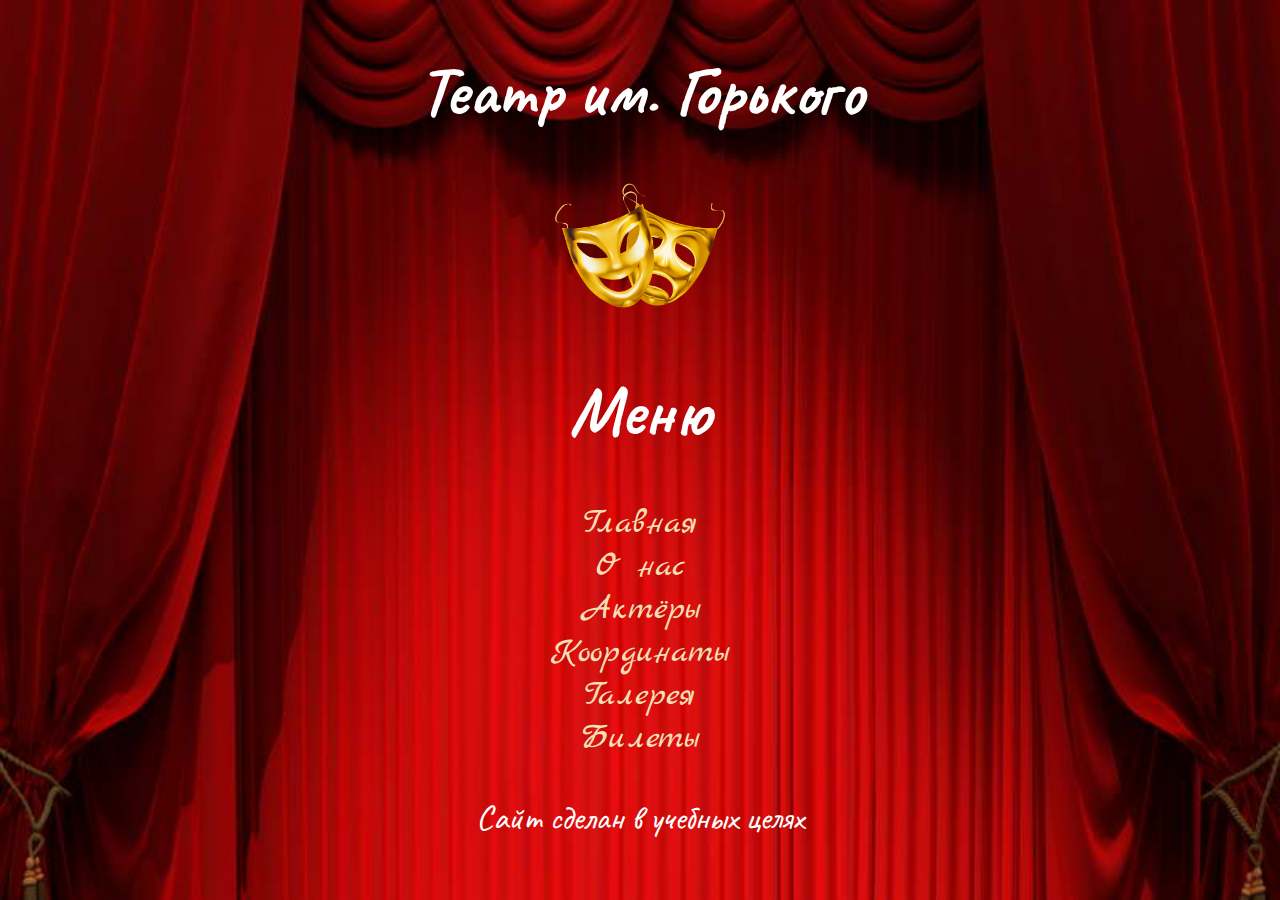
<file: index.html>
<!DOCTYPE html>
<html lang="ru">
<head>
    <meta charset="UTF-8">
    <meta http-equiv="X-UA-Compatible" content="IE=edge">
    <meta name="viewport" content="width=device-width, initial-scale=1.0">
    <link href="https://cdn.jsdelivr.net/npm/bootstrap@5.1.3/dist/css/bootstrap.min.css" rel="stylesheet" integrity="sha384-1BmE4kWBq78iYhFldvKuhfTAU6auU8tT94WrHftjDbrCEXSU1oBoqyl2QvZ6jIW3" crossorigin="anonymous">
    <link rel="stylesheet" href="css/style.css">
    <title>Меню</title>
</head>
<body>
    <header>
        <div class="container">
            <h1>Театр им. Горького</h1>
            <img class="logo" src="img/pngegg (3).png" alt="#">
        </div>
    </header>
    <main>
        <div class="container">
            <section>
                <div class="container">
                    <h1>Меню</h1>
                     <nav>
                         <a class="nav-link" href="html/main.html">Главная</a>
                         <a class="nav-link" href="html/about.html">О нас</a>
                         <a class="nav-link" href="html/actors.html">Актёры</a>
                         <a class="nav-link" href="html/coordinates.html">Координаты</a>
                         <a class="nav-link" href="html/gallery.html">Галерея</a>
                         <a class="nav-link" href="html/ticket.html">Билеты</a>
                    </nav>
                </div>
            </section>
        </div>
    </main>
    <footer>
        <div class="container">
            <p>Сайт сделан в учебных целях</p>
        </div>
    </footer>
</body>
</html>
</file>
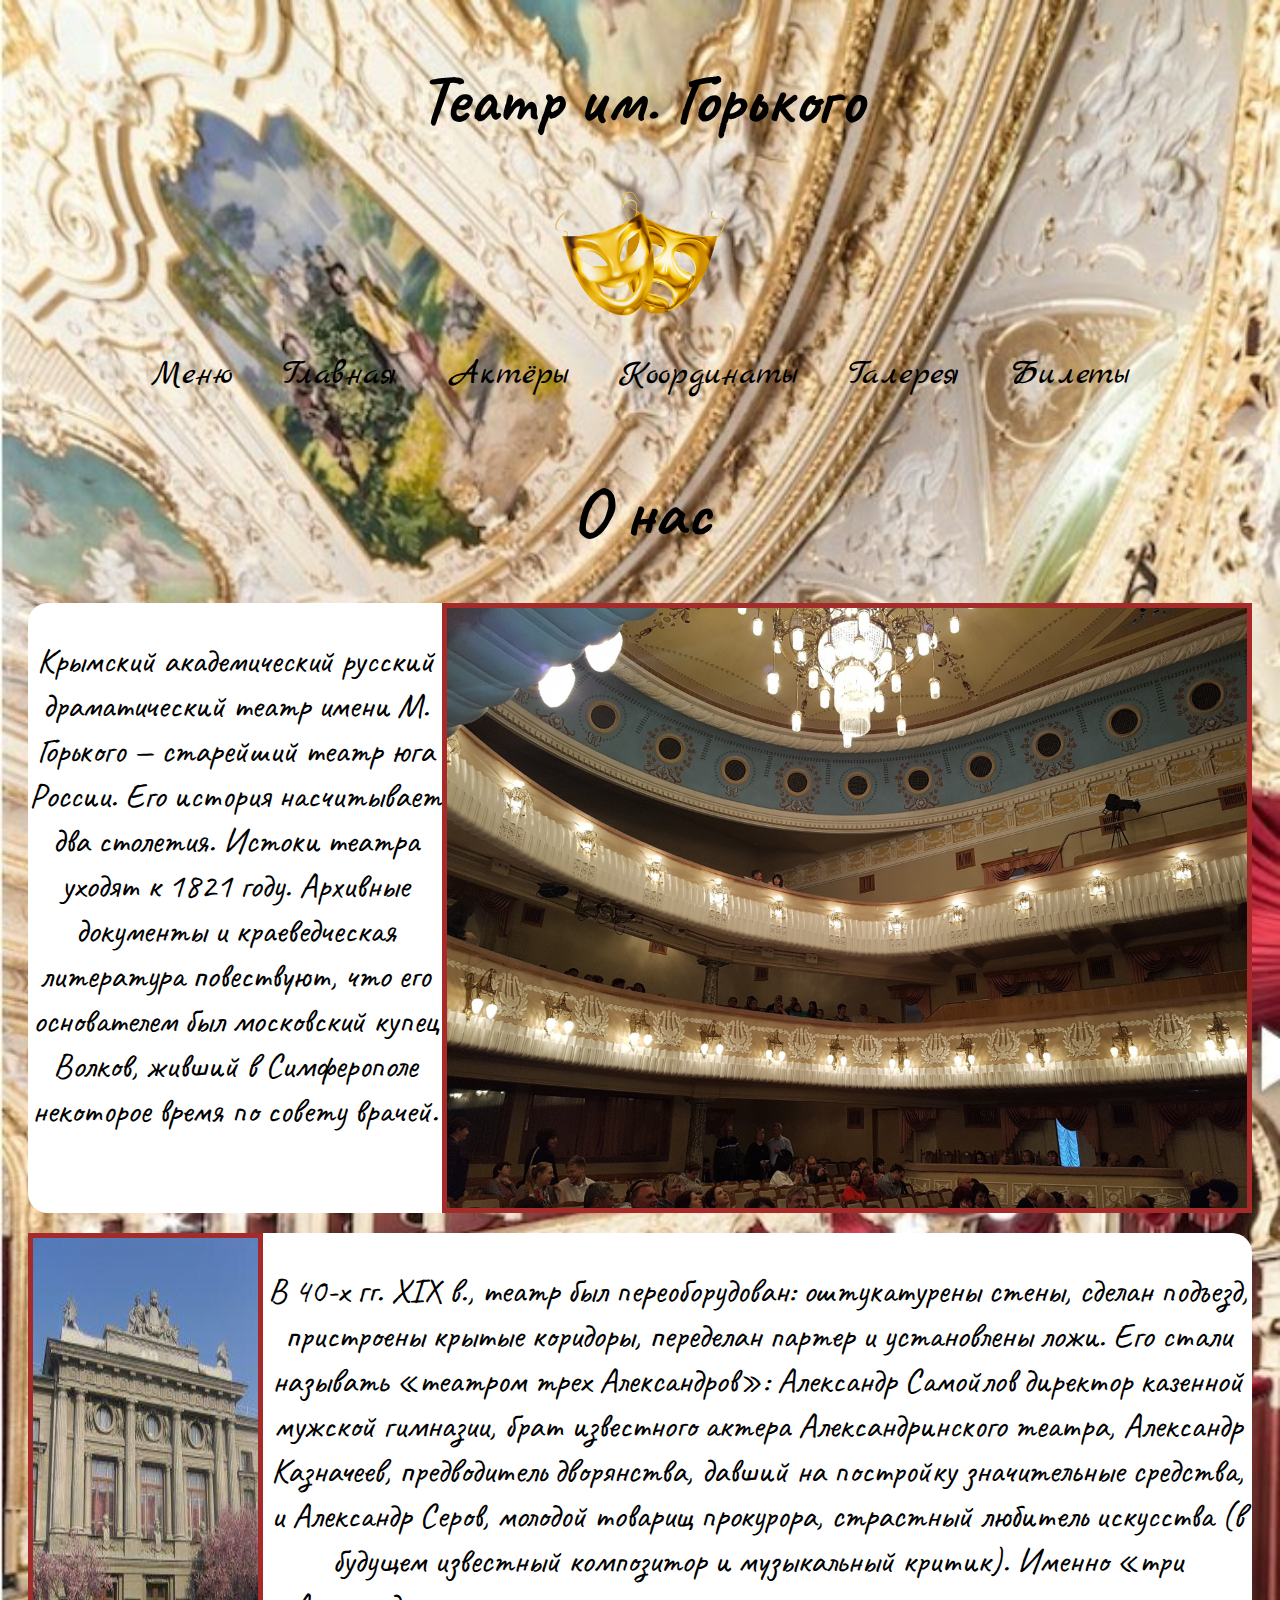
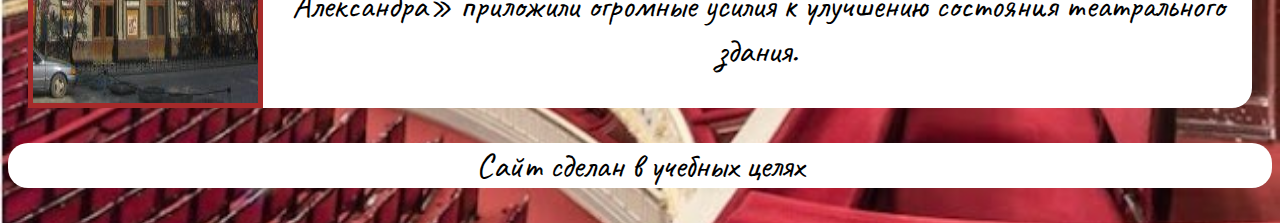
<file: html/about.html>
<!DOCTYPE html>
<html lang="ru">
<head>
    <meta charset="UTF-8">
    <meta http-equiv="X-UA-Compatible" content="IE=edge">
    <meta name="viewport" content="width=device-width, initial-scale=1.0">
    <title>О нас</title>
    <link href="https://cdn.jsdelivr.net/npm/bootstrap@5.1.3/dist/css/bootstrap.min.css" rel="stylesheet" integrity="sha384-1BmE4kWBq78iYhFldvKuhfTAU6auU8tT94WrHftjDbrCEXSU1oBoqyl2QvZ6jIW3" crossorigin="anonymous">
    <link rel="stylesheet" href="../css/about.css">
</head>
<body>
    <header>
        <div class="container">
            <div class="logo-one">
            <h1>Театр им. Горького</h1>
            <img class="logo" src="../img/pngegg (3).png" alt="#">
        
            <nav>
                <a  href="../index.html">Меню</a>
                <a  href="../html/main.html">Главная</a>
                <a  href="../html/actors.html">Актёры</a>
                <a  href="../html/coordinates.html">Координаты</a>
                <a  href="../html/gallery.html">Галерея</a>
                <a  href="../html/ticket.html">Билеты</a>
            </nav>
            </div>
        </div>
    </header>
    <main>
        <div class="container">
            <section>
                <div class="container">
                    <h1>О нас</h1>
                    <div class="s-one">
                        <div class="s-s-one">
                            <p>Крымский академический русский драматический театр имени М. Горького — старейший театр юга России. Его история насчитывает  два столетия. Истоки театра уходят к 1821 году. Архивные документы и краеведческая литература повествуют, что его основателем был московский купец Волков, живший в Симферополе некоторое время по совету врачей.</p>
                            <img src="../img/original.jpg" alt="#">
                        </div>
                        <div class="s-s-two">
                             <p> В 40-х гг. XIX в., театр был переоборудован: оштукатурены стены, сделан подъезд, пристроены крытые коридоры, переделан партер и установлены ложи. Его стали называть «театром трех Александров»: Александр Самойлов директор казенной мужской гимназии, брат известного актера Александринского театра, Александр Казначеев, предводитель дворянства, давший на постройку значительные средства, и Александр Серов, молодой товарищ прокурора, страстный любитель искусства (в будущем известный композитор и музыкальный критик). Именно «три Александра» приложили огромные усилия к улучшению состояния театрального здания. </p>
                             <img src="../img//teatr-121-225x300-1.jpg" alt="#">
                        </div>
                    </div>
                </div>
            </section>
        </div>
    </main>
    <footer>
        <div class="container">
            <p>Сайт сделан в учебных целях</p>
        </div>
    </footer>
</body>
</html>
</file>
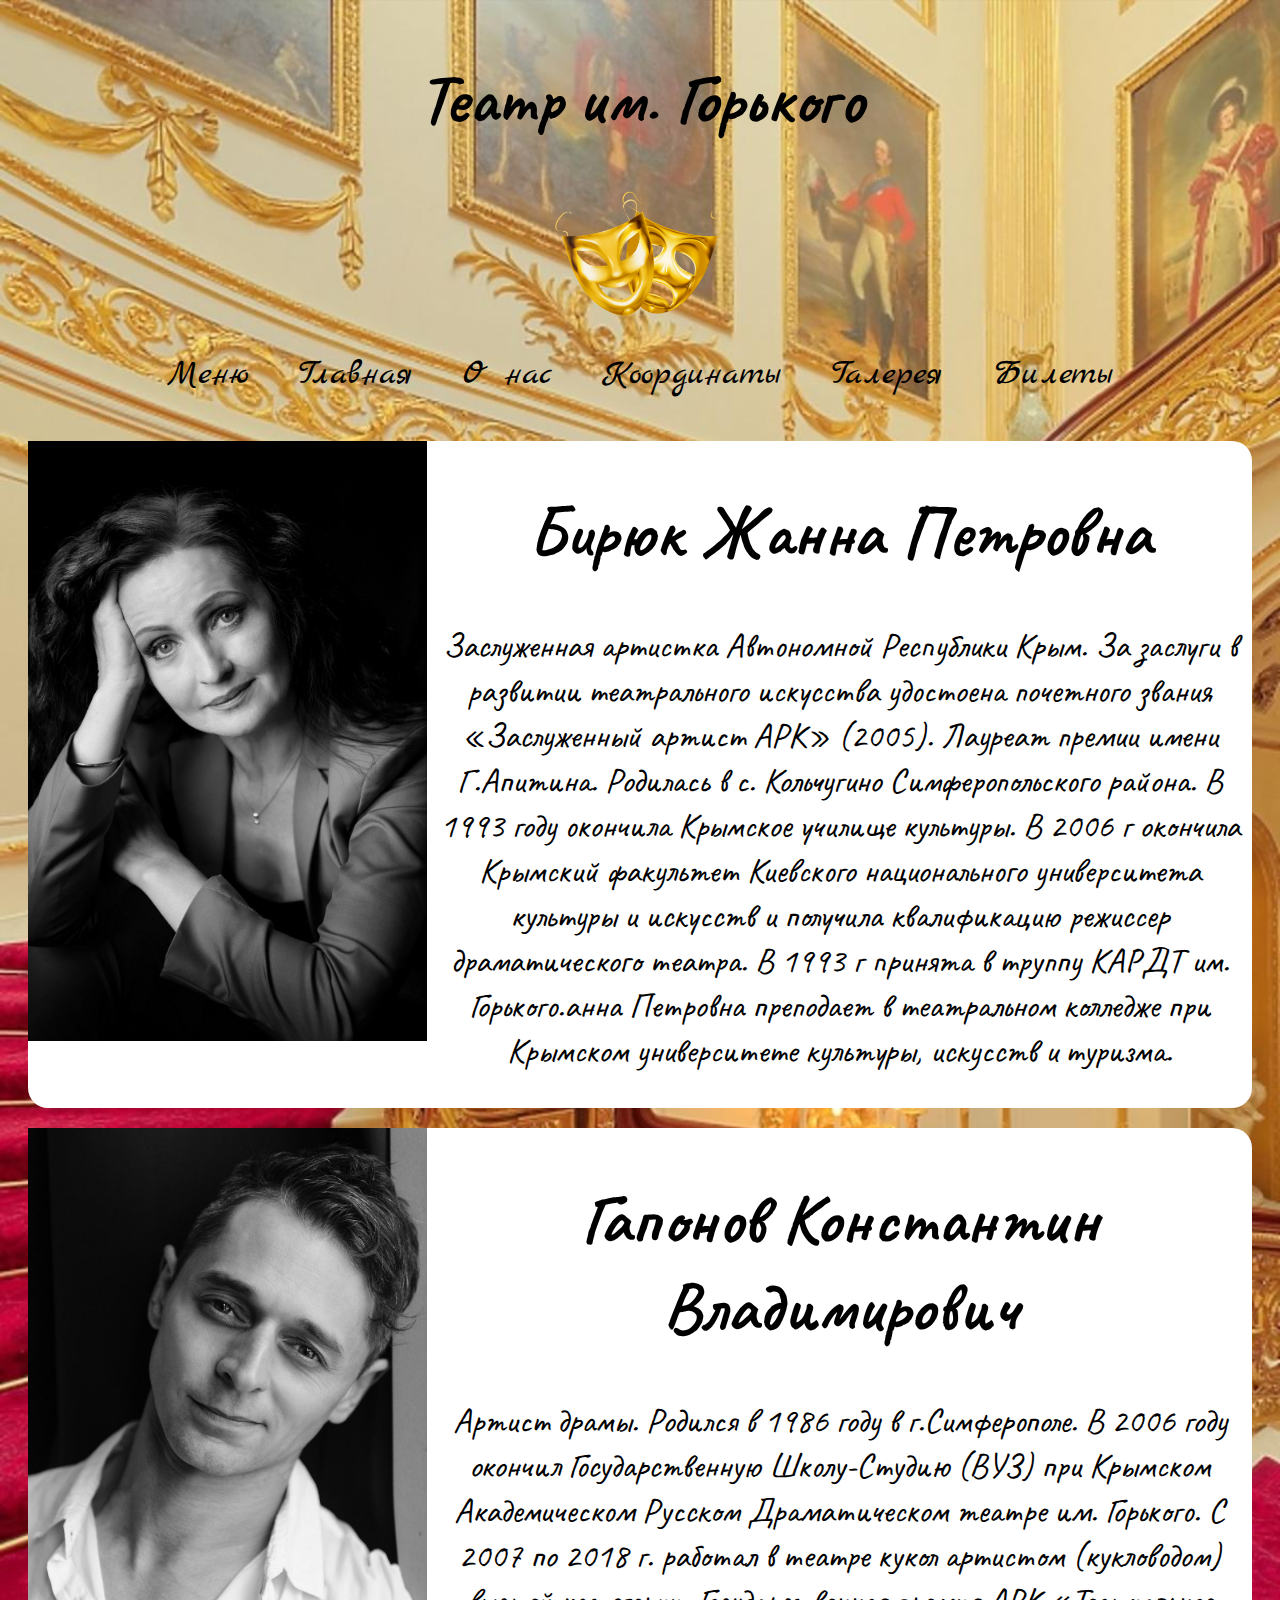
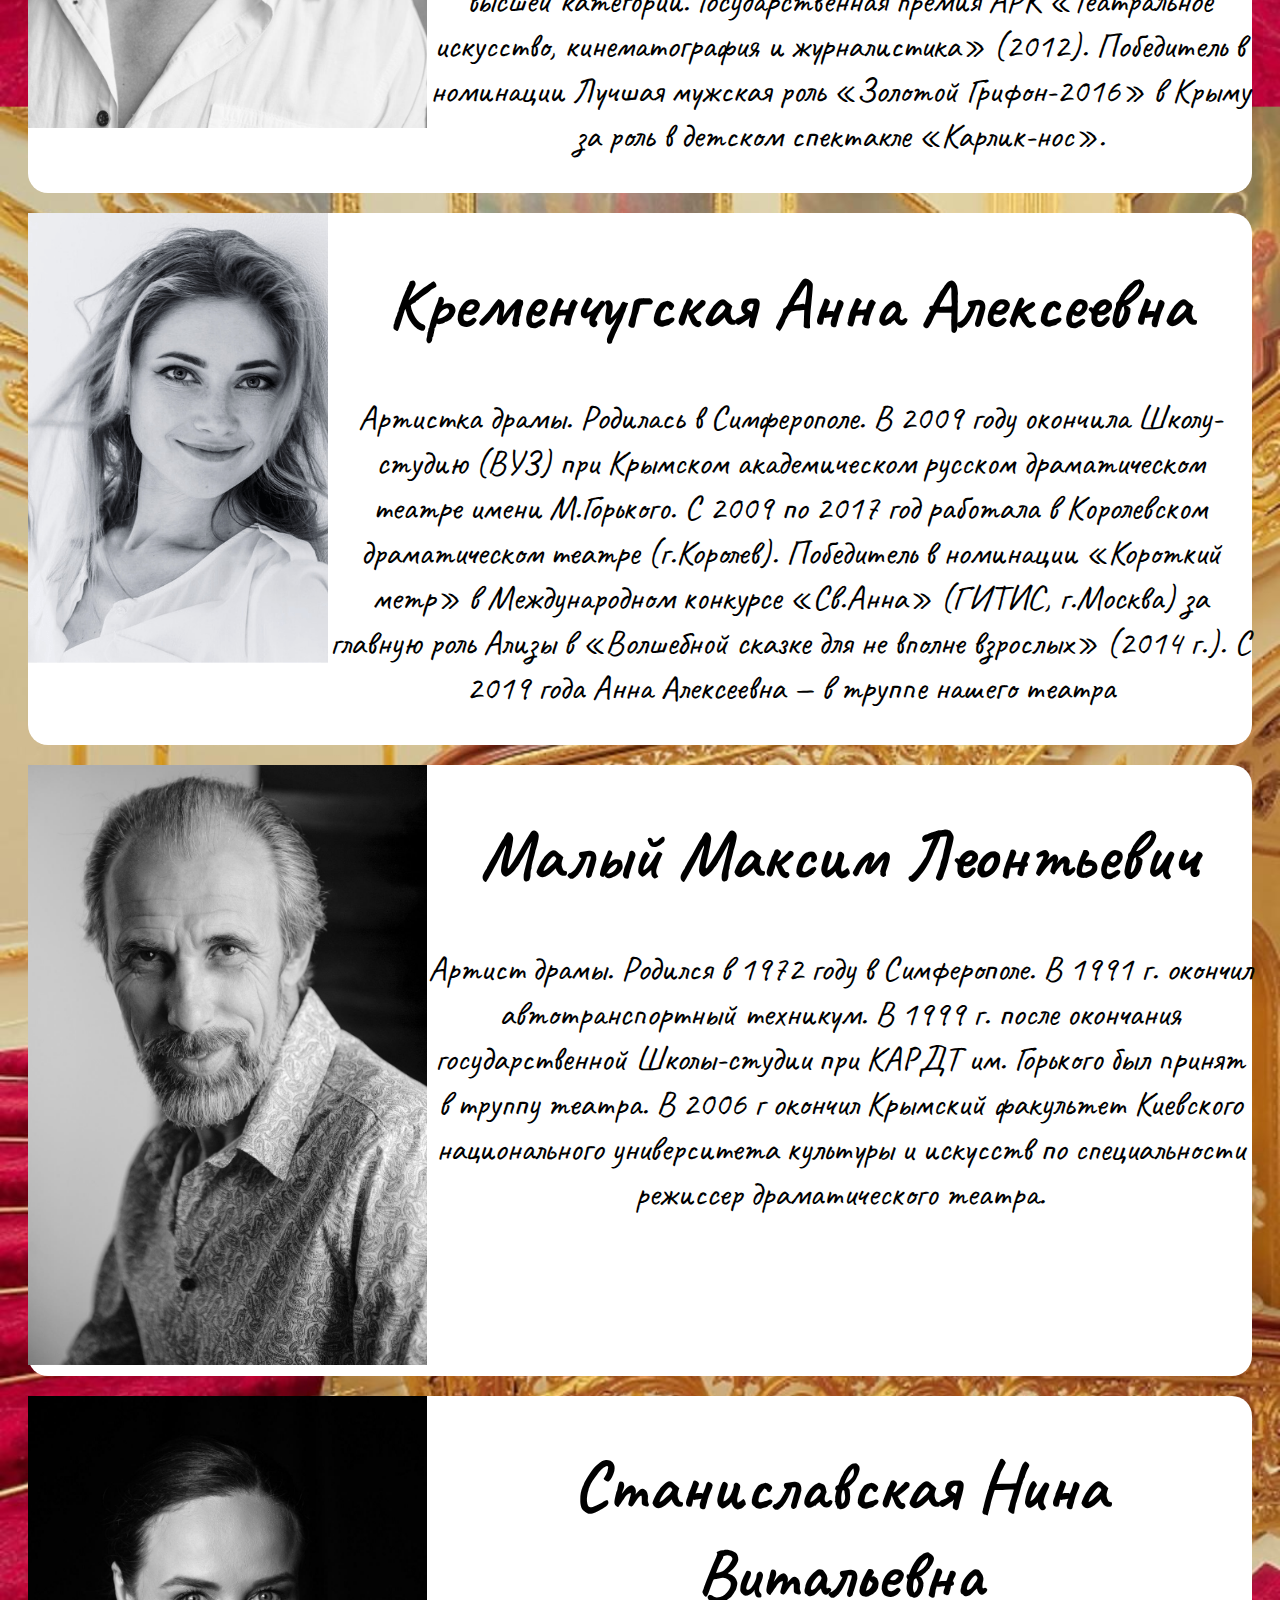
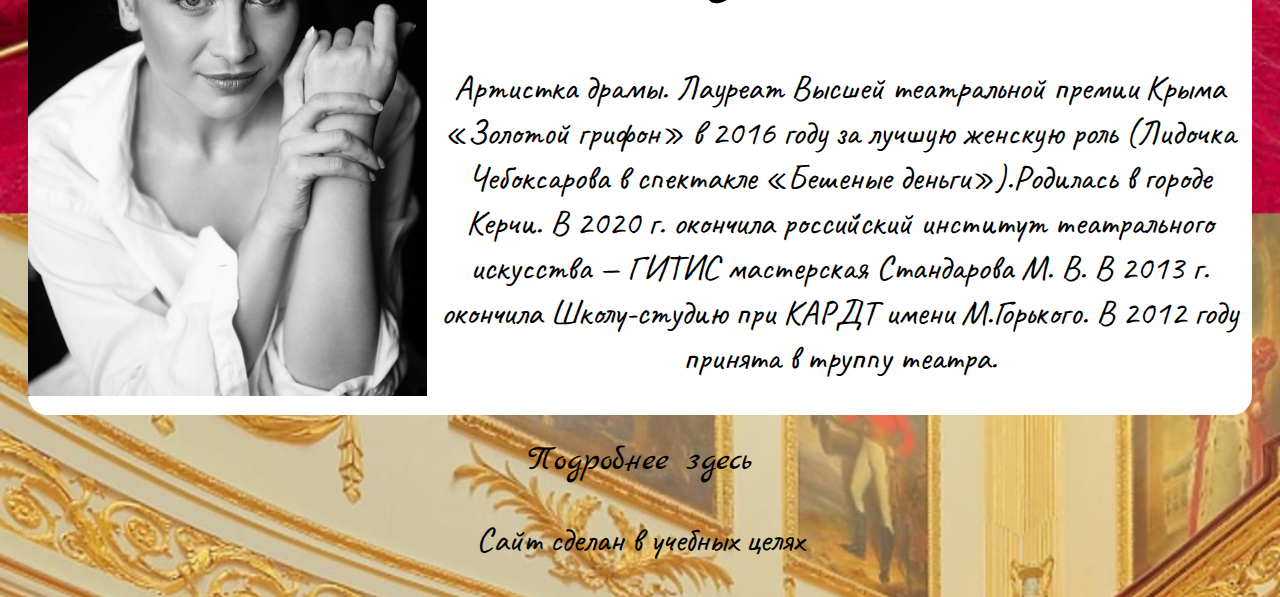
<file: html/actors.html>
<!DOCTYPE html>
<html lang="ru">
<head>
    <meta charset="UTF-8">
    <meta http-equiv="X-UA-Compatible" content="IE=edge">
    <meta name="viewport" content="width=device-width, initial-scale=1.0">
    <title>Актёры</title>
    <link href="https://cdn.jsdelivr.net/npm/bootstrap@5.1.3/dist/css/bootstrap.min.css" rel="stylesheet" integrity="sha384-1BmE4kWBq78iYhFldvKuhfTAU6auU8tT94WrHftjDbrCEXSU1oBoqyl2QvZ6jIW3" crossorigin="anonymous">
    <link rel="stylesheet" href="../css/actors.css">
</head>
<body>
    <header>
        <div class="container">
            <div class="logo-one">
            <h1>Театр им. Горького</h1>
            <img class="logo" src="../img/pngegg (3).png" alt="#">
            <nav>
                <a  href="../index.html">Меню</a>
                <a  href="../html/main.html">Главная</a>
                <a  href="../html/about.html">О нас</a>
                <a  href="../html/coordinates.html">Координаты</a>
                <a  href="../html/gallery.html">Галерея</a>
                <a  href="../html/ticket.html">Билеты</a>
            </nav>
            </div>
        </div>
    </header>
    <main>
        <div class="container">
            <section>
                <div class="container">
                    <div class="p-main">
                        <div>
                    <img src="../img/6.-заслуженная-артистка-АРК-Жанна-Бирюк.jpg" alt="#">
                </div>
                <div>
                    <h1>Бирюк Жанна Петровна</h1>
                    <p>Заслуженная артистка Автономной Республики Крым. За заслуги в развитии театрального искусства удостоена почетного звания «Заслуженный артист АРК» (2005). Лауреат премии имени Г.Апитина. Родилась в с. Кольчугино Симферопольского района. В 1993 году окончила Крымское училище культуры. В 2006 г окончила Крымский факультет Киевского национального университета культуры и искусств и получила квалификацию режиссер драматического театра. В 1993 г принята в труппу КАРДТ им. Горького.анна Петровна преподает в театральном колледже при Крымском университете культуры, искусств и туризма.</p>
                </div>
                </div>
                </div>
            </section>
            <section>
                <div class="container">
                    <div class="p-main">
                        <div>
                    <img src="../img/27.-лауреат-Премии-АРК-Константин-Гапонов.jpg" alt="#">
                </div>
                <div>
                    <h1>Гапонов Константин Владимирович</h1>
                     <p> Артист драмы. Родился в 1986 году в г.Симферополе. В 2006 году окончил Государственную Школу-Студию (ВУЗ) при Крымском Академическом Русском Драматическом театре им. Горького. С 2007 по 2018 г. работал в театре кукол артистом (кукловодом) высшей категории. Государственная премия АРК «Театральное искусство, кинематография и журналистика» (2012). Победитель в номинации Лучшая мужская роль «Золотой Грифон-2016» в Крыму за роль в детском спектакле «Карлик-нос».</p>
                    </div>
                </div>
            </div>
            </section>
            <section>
                <div class="container">
                    <div class="p-main">
                     <div>
                    <img class="img" src="../img/Дизайн-без-названия-3.png" alt="#">
                </div>
                <div>
                    <h1>Кременчугская Анна Алексеевна</h1>
                    <p>Артистка драмы. Родилась в Симферополе. В 2009 году окончила Школу-студию (ВУЗ) при Крымском академическом русском драматическом театре имени М.Горького. С 2009 по 2017 год работала в Королевском драматическом театре (г.Королев). Победитель в номинации «Короткий метр» в Международном конкурсе «Св.Анна» (ГИТИС, г.Москва) за главную роль Ализы в «Волшебной сказке для не вполне взрослых» (2014 г.). С 2019 года Анна Алексеевна — в труппе нашего театра</p></div>
                </div>
                </div>
            </section>
            <section>
                <div class="container">
                    <div class="p-main">
                        <div>
                    <img src="../img/31-Максим-Малый.jpg" alt="#">
                </div>
                <div>
                    <h1>Малый Максим Леонтьевич</h1>
                    <p>Артист драмы. Родился в 1972 году в Симферополе. В 1991 г. окончил автотранспортный техникум. В 1999 г. после окончания государственной Школы-студии при КАРДТ им. Горького был принят в труппу театра. В 2006 г окончил Крымский факультет Киевского национального университета культуры и искусств по специальности режиссер драматического театра. </p></div>
                </div>
                </div>
            </section>
            <section>
                <div class="container">
                    <div class="p-main">
                        <div>
                    <img src="../img/38.-Нина-Станиславская.jpg" alt="">
                </div>
                <div>
                    <h1>Станиславская Нина Витальевна</h1>
                    <p>Артистка драмы. Лауреат Высшей театральной премии Крыма «Золотой грифон» в 2016 году за лучшую женскую роль (Лидочка Чебоксарова в спектакле «Бешеные деньги»).Родилась в городе Керчи. В 2020 г. окончила росси́йский институт театрального искусства — ГИТИС мастерская Стандарова М. В. В 2013 г. окончила Школу-студию при КАРДТ имени М.Горького. В 2012 году принята в труппу театра. </p></div>
                </div>
                </div>
            </section>
            <section>
                <div class="container">
                    <a href="https://rusteatrkrym.ru/krymskij-akademicheskij-russkij-dramaticheskij-teatr-imeni-m-gorkogo-2-2/nash-kollektiv/truppa-2/">Подробнее здесь</a>
                </div>
            </section>
        </div>
    </main>
    <footer>
        <div class="container">
            <p>Сайт сделан в учебных целях</p>
        </div>
    </footer>
</body>
</html>
</file>
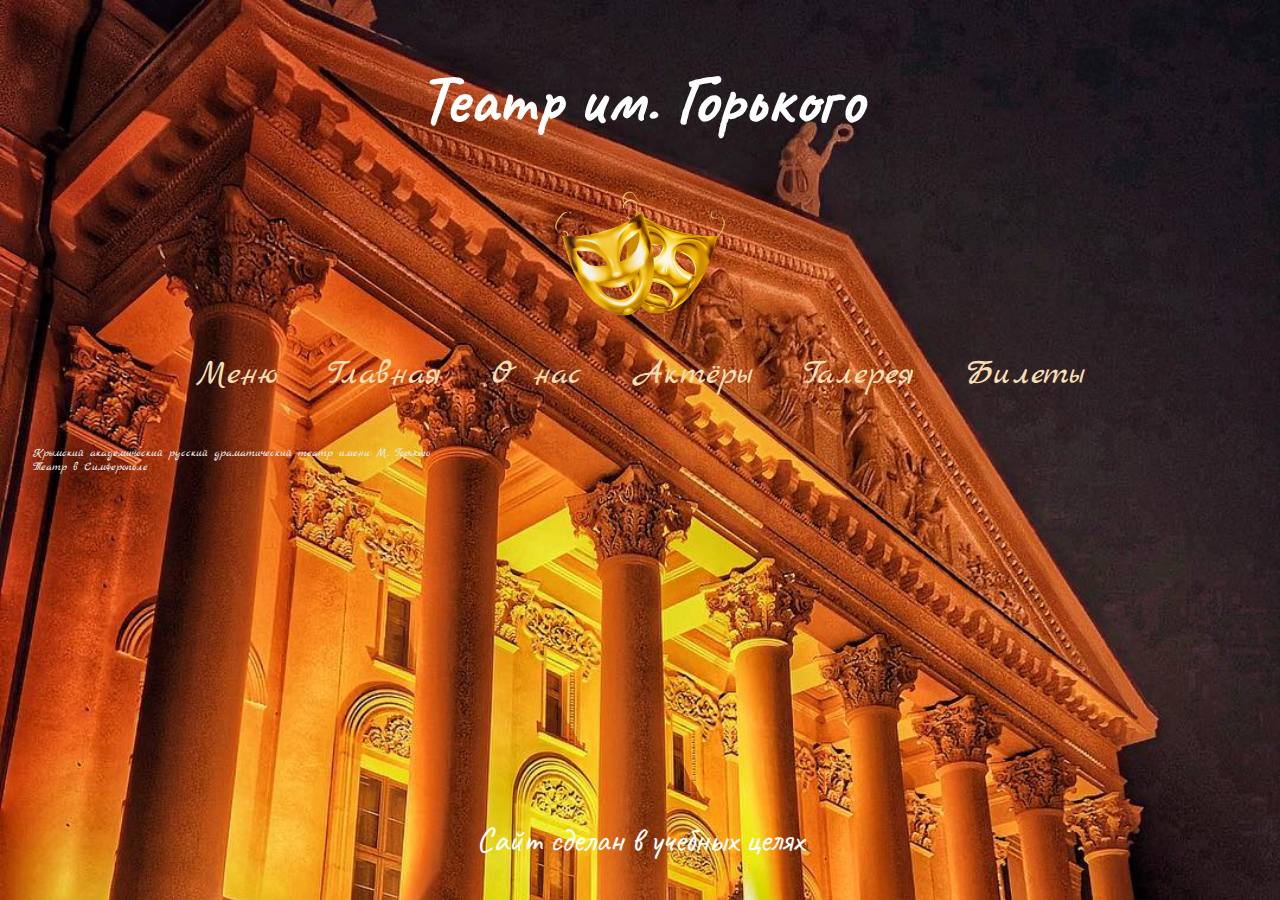
<file: html/coordinates.html>
<!DOCTYPE html>
<html lang="ru">
<head>
    <meta charset="UTF-8">
    <meta http-equiv="X-UA-Compatible" content="IE=edge">
    <meta name="viewport" content="width=device-width, initial-scale=1.0">
    <title>Координаты</title>
    <link href="https://cdn.jsdelivr.net/npm/bootstrap@5.1.3/dist/css/bootstrap.min.css" rel="stylesheet" integrity="sha384-1BmE4kWBq78iYhFldvKuhfTAU6auU8tT94WrHftjDbrCEXSU1oBoqyl2QvZ6jIW3" crossorigin="anonymous">
    <link rel="stylesheet" href="../css/coordinates.css">
</head>
<body>
    <header>
        <div class="container">
            <div class="logo-one">
            <h1>Театр им. Горького</h1>
            <img class="logo" src="../img/pngegg (3).png" alt="#">
            <nav>
                <a  href="../index.html">Меню</a>
                <a  href="../html/main.html">Главная</a>
                <a  href="../html/about.html">О нас</a>
                <a  href="../html/actors.html">Актёры</a>
                <a  href="../html/gallery.html">Галерея</a>
                <a  href="../html/ticket.html">Билеты</a>
            </nav>
            </div>
        </div> 
    </header>
        <main>
            <div class="container">
                <section>
                    <div class="container">
                        <div  style="position:relative;overflow:hidden;"><a href="https://yandex.ru/maps/org/krymskiy_akademicheskiy_russkiy_dramaticheskiy_teatr_imeni_m_gorkogo/1074881700/?utm_medium=mapframe&utm_source=maps" style="color:#eee;font-size:12px;position:absolute;top:0px;">Крымский академический русский драматический театр имени М. Горького</a><a href="https://yandex.ru/maps/146/simferopol/category/theater/184105872/?utm_medium=mapframe&utm_source=maps" style="color:#eee;font-size:12px;position:absolute;top:14px;">Театр в Симферополе</a><iframe src="https://yandex.ru/map-widget/v1/-/CCU5ALfQtD" width="1500" height="350" frameborder="0" allowfullscreen="true" style="position:relative;"></iframe></div>
                    </div>
                </section>
            </div>
        </main>
    <footer>
        <div class="container">
            <p>Сайт сделан в учебных целях</p>
        </div>
    </footer>
</body>
</html>
</file>
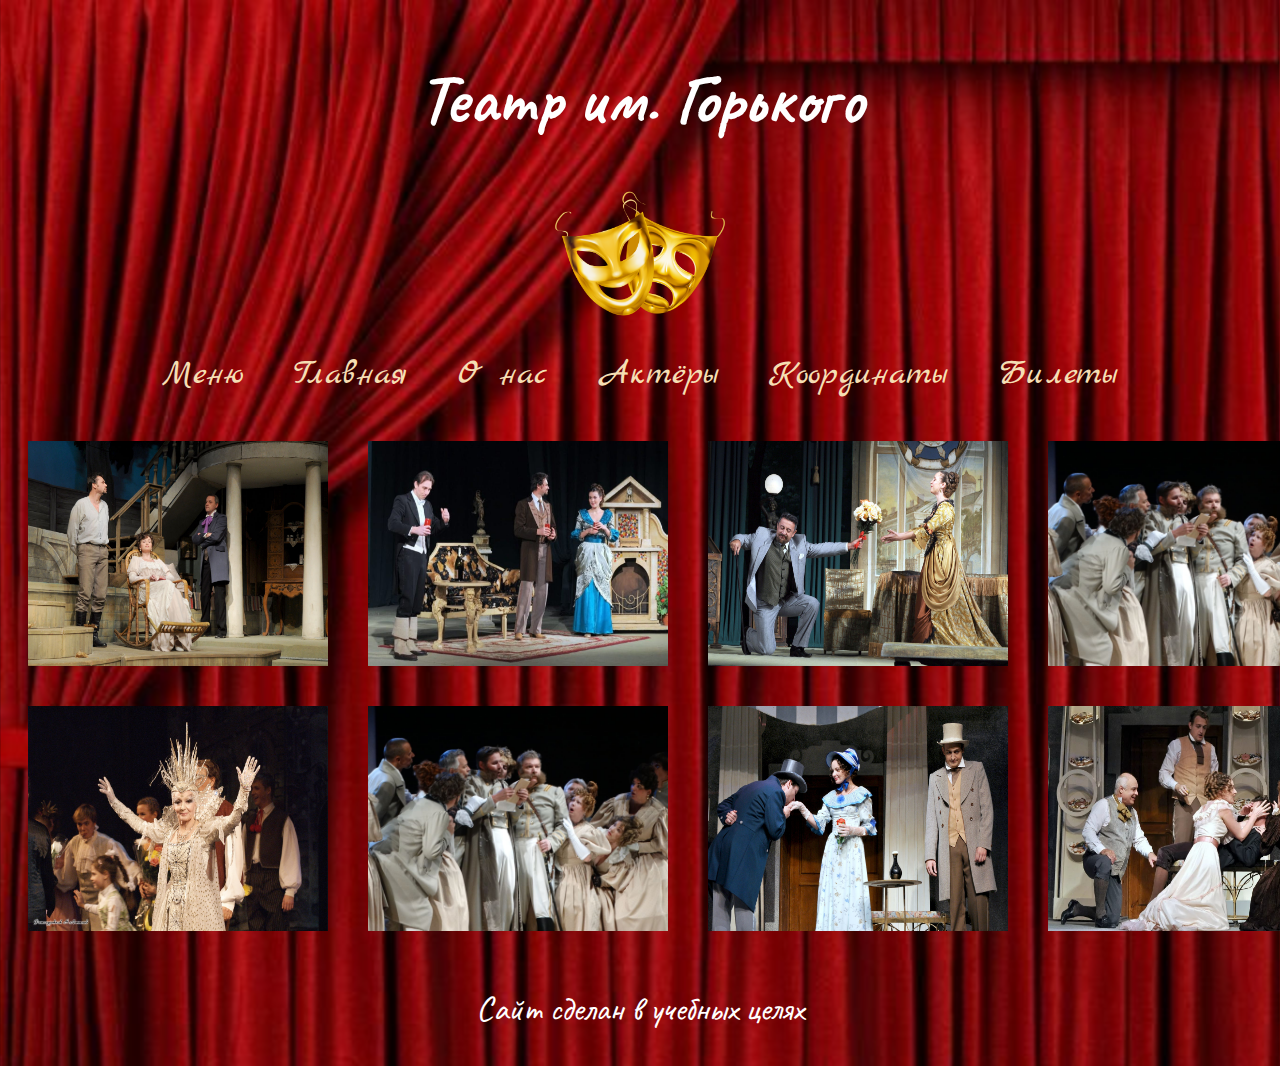
<file: html/gallery.html>
<!DOCTYPE html>
<html lang="ru">
<head>
    <meta charset="UTF-8">
    <meta http-equiv="X-UA-Compatible" content="IE=edge">
    <meta name="viewport" content="width=device-width, initial-scale=1.0">
    <title>Галерея</title>
    <link href="https://cdn.jsdelivr.net/npm/bootstrap@5.1.3/dist/css/bootstrap.min.css" rel="stylesheet" integrity="sha384-1BmE4kWBq78iYhFldvKuhfTAU6auU8tT94WrHftjDbrCEXSU1oBoqyl2QvZ6jIW3" crossorigin="anonymous">
    <link rel="stylesheet" href="../css/gallery.css">
</head>
<body>
    <header>
        <div class="container">
            <div class="logo-one">
            <h1>Театр им. Горького</h1>
            <img class="logo" src="../img/pngegg (3).png" alt="#">
            <nav>
                <a  href="../index.html">Меню</a>
                <a  href="../html/main.html">Главная</a>
                <a  href="../html/about.html">О нас</a>
                <a  href="../html/actors.html">Актёры</a>
                <a  href="../html/coordinates.html">Координаты</a>
                <a  href="../html/ticket.html">Билеты</a>
            </nav>
            </div>
        </div> 
    </header>
    <main>
        <div class="container">
            <section>
                <div class="container" >
                    <div class="gallery">
                        <div class="gallery-one">
                            <img src="../img/02.jpg" alt="#">
                            <img src="../img/816718.jpg" alt="#">
                            <img src="../img/08.jpg" alt="#">
                            <img src="../img/177bd1b0a455e250bad7d1f12353d2e9.jpg" alt="#">
                        </div>
                        <div class="gallery-one">
                            <img src="../img/563b6a1ed6706.jpg" alt="#">
                            <img src="../img/177bd1b0a455e250bad7d1f12353d2e9.jpg" alt="#">
                            <img src="../img/04.jpg" alt="#">
                            <img src="../img/vesnie-vody-8_5ca36689a8aa0.jpg" alt="#">
                        </div>
                    </div>
                </div>
            </section>
        </div>
    </main>
    <footer>
        <div class="container">
            <p>Сайт сделан в учебных целях</p>
        </div>
    </footer>
</body>
</html>
</file>
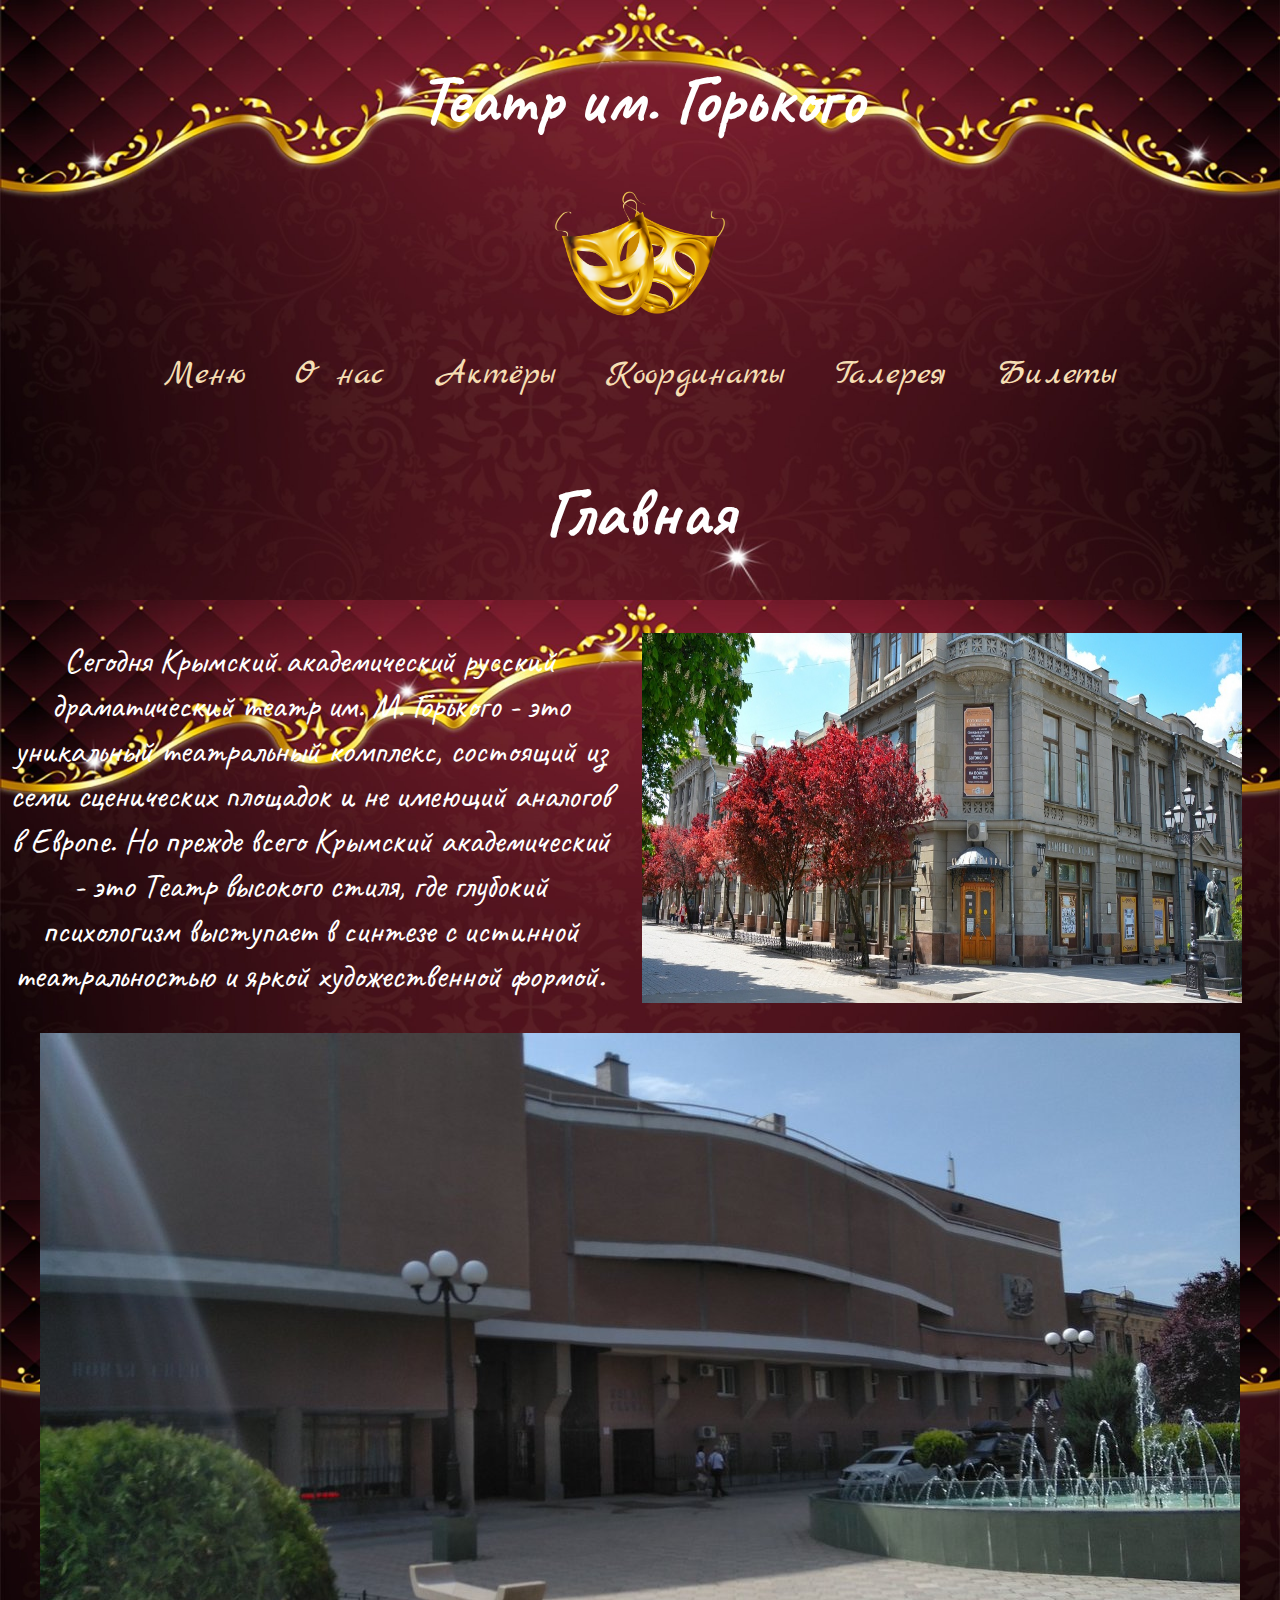
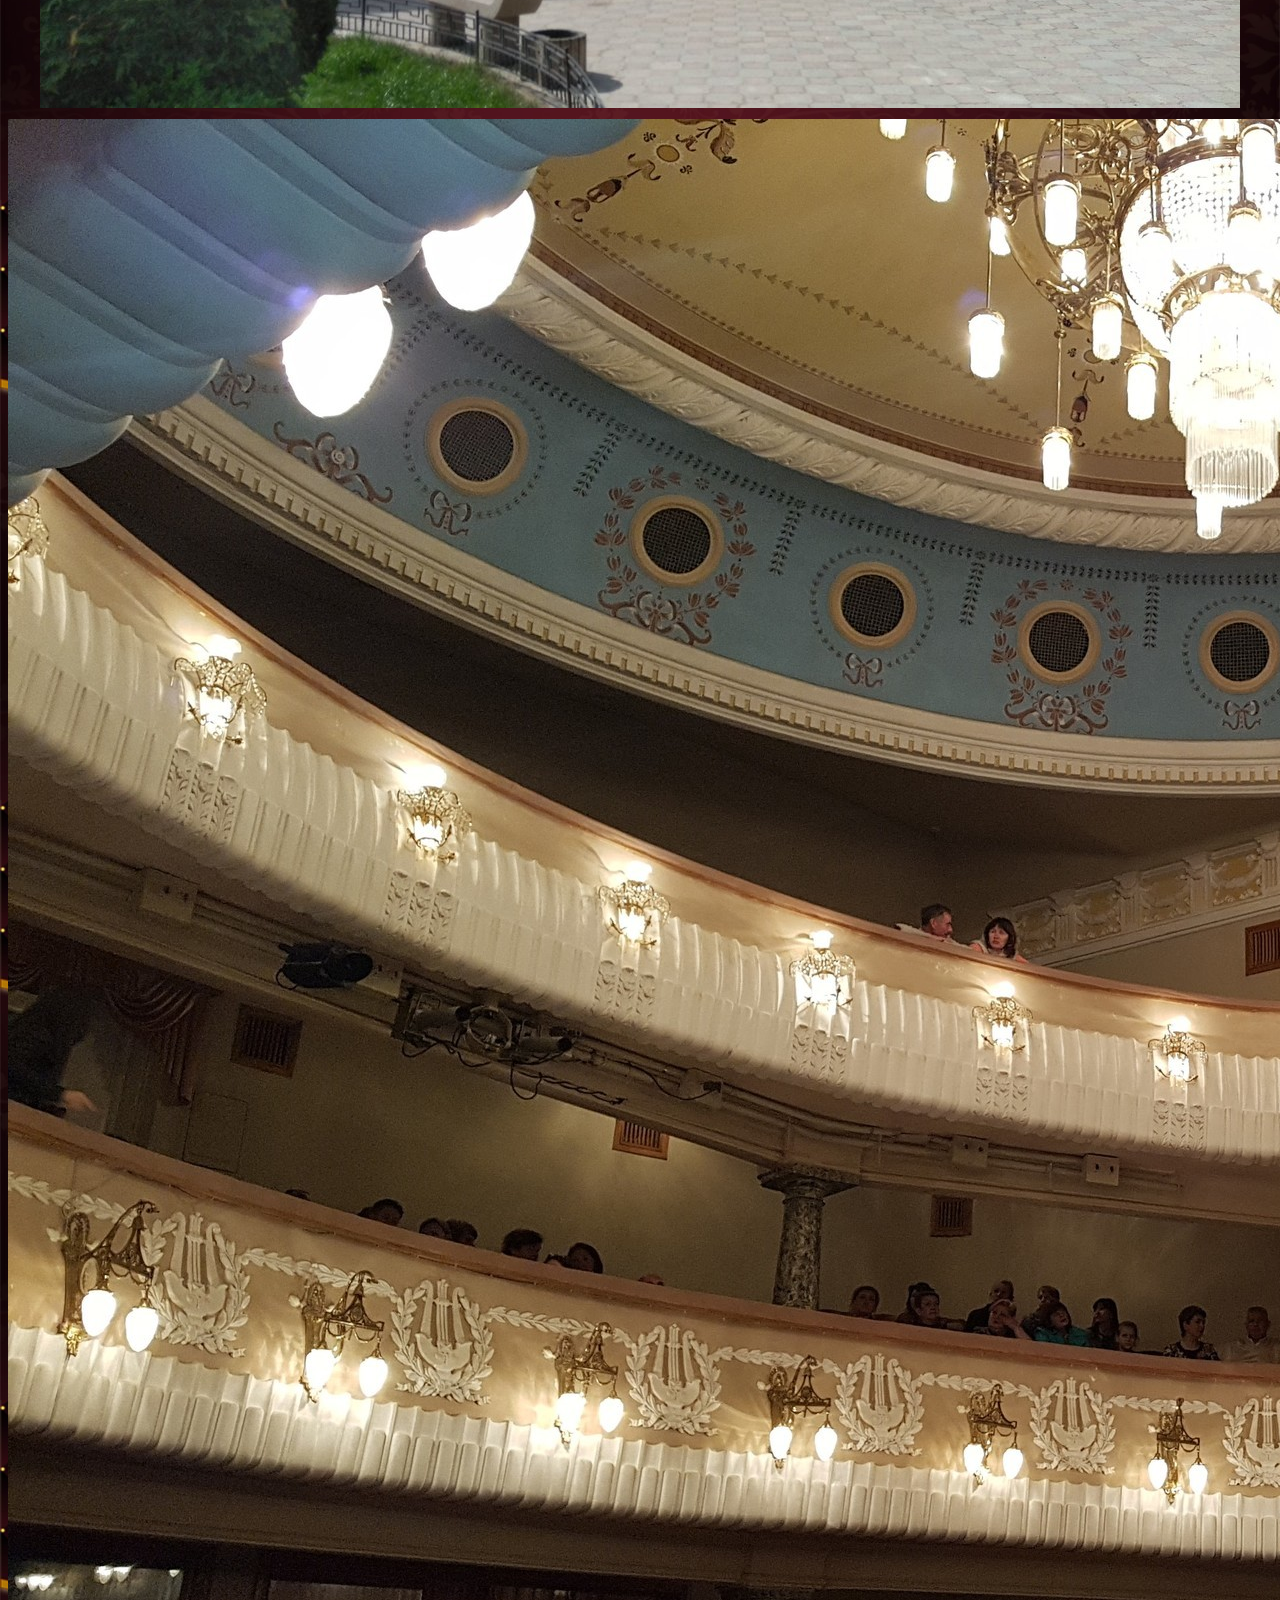
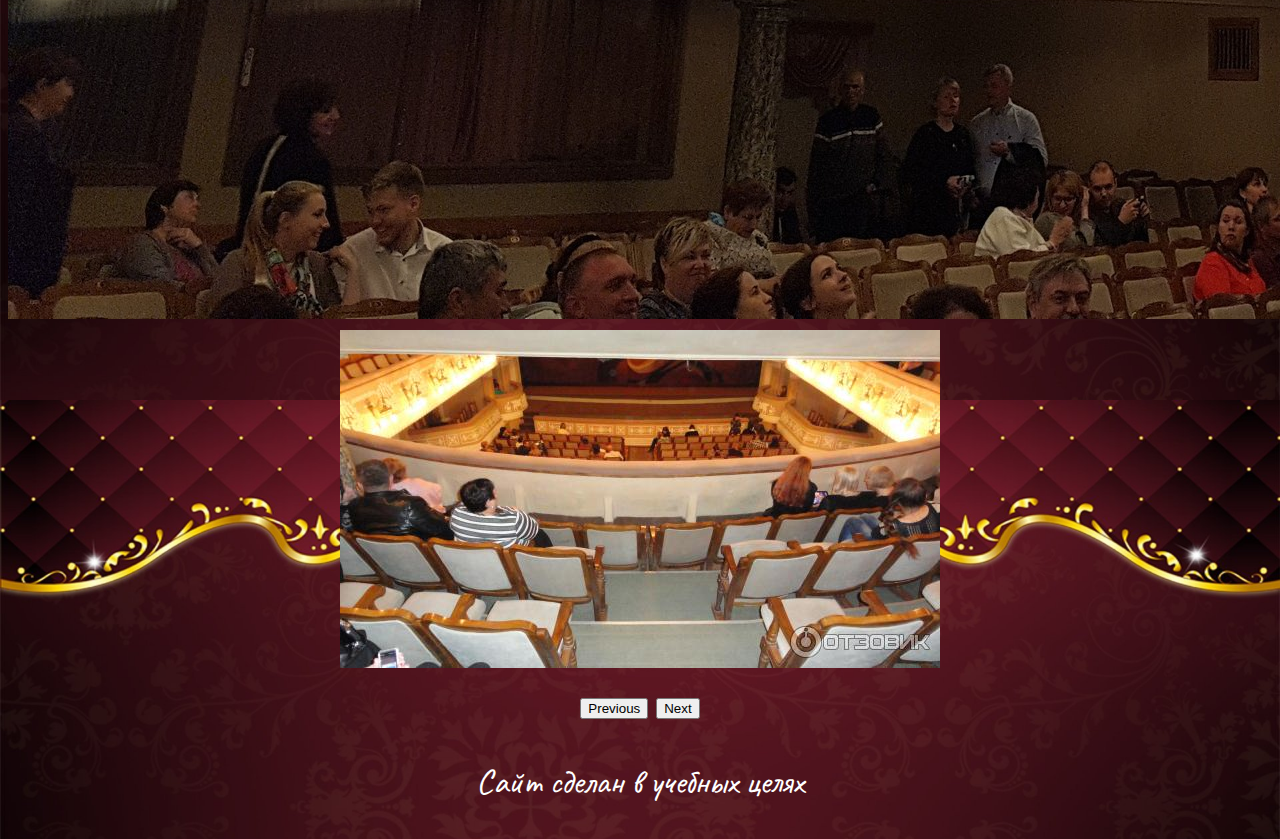
<file: html/main.html>
<!DOCTYPE html>
<html lang="ru">
<head>
    <meta charset="UTF-8">
    <meta http-equiv="X-UA-Compatible" content="IE=edge">
    <meta name="viewport" content="width=device-width, initial-scale=1.0">
    <title>Главная</title>
    <link href="https://cdn.jsdelivr.net/npm/bootstrap@5.1.3/dist/css/bootstrap.min.css" rel="stylesheet" integrity="sha384-1BmE4kWBq78iYhFldvKuhfTAU6auU8tT94WrHftjDbrCEXSU1oBoqyl2QvZ6jIW3" crossorigin="anonymous">
    <link rel="stylesheet" href="../css/adaptivem.css">
    <link rel="stylesheet" href="../css/main.css">
</head>
<body>
    <header>
        <div class="container">
            <div class="logo-one">
            <h1>Театр им. Горького</h1>
            <img class="logo" src="../img/pngegg (3).png" alt="#">
        
            <nav>
                <a  href="../index.html">Меню</a>
                <a  href="../html/about.html">О нас</a>
                <a  href="../html/actors.html">Актёры</a>
                <a  href="../html/coordinates.html">Координаты</a>
                <a  href="../html/gallery.html">Галерея</a>
                <a  href="../html/ticket.html">Билеты</a>
            </nav>
            </div>
        </div>
    </header>
    <main>
        <div class="container">
            <section>
                <div class="container">
                    <h1>Главная</h1>
                    <div class="p-link">
                        <div>
                            <p>Сегодня Крымский академический русский драматический театр им. М. Горького - это уникальный театральный комплекс, состоящий из семи сценических площадок и не имеющий аналогов в Европе. Но прежде всего Крымский академический - это Театр высокого стиля, где глубокий психологизм выступает в синтезе с истинной театральностью и яркой художественной формой.</p>
                        </div>
                        <img class="img" src="../img/686a3b7d3c1399df023c5641994d9a03-1dd89c8cbab3e4f2348439300e37d7a2.jpg" alt="#">
                    </div>
                </div>
            </section>
            <section class="carusel">
                <div class="container">
                    <div id="carouselExampleFade" class="carousel slide carousel-fade" data-bs-ride="carousel">
                        <div class="carousel-inner">
                          <div class="carousel-item active">
                            <img src="../img/D6wBs2eXoAAzl1f.jpg" class="d-block w-100" alt="#">
                          </div>
                          <div class="carousel-item">
                            <img src="../img/original.jpg" class="d-block w-100" alt="#">
                          </div>
                          <div class="carousel-item">
                            <img src="../img/16467522.jpg" class="d-block w-100" alt="#">
                          </div>
                        </div>
                        <button class="carousel-control-prev" type="button" data-bs-target="#carouselExampleFade" data-bs-slide="prev">
                          <span class="carousel-control-prev-icon" aria-hidden="true"></span>
                          <span class="visually-hidden">Previous</span>
                        </button>
                        <button class="carousel-control-next" type="button" data-bs-target="#carouselExampleFade" data-bs-slide="next">
                          <span class="carousel-control-next-icon" aria-hidden="true"></span>
                          <span class="visually-hidden">Next</span>
                        </button>
                      </div>
                </div>
            </section>
        </div>
    </main>
    <footer>
        <div class="container">
            <p>Сайт сделан в учебных целях</p>
        </div>
    </footer>
    <script src="https://cdn.jsdelivr.net/npm/bootstrap@5.1.3/dist/js/bootstrap.bundle.min.js" integrity="sha384-ka7Sk0Gln4gmtz2MlQnikT1wXgYsOg+OMhuP+IlRH9sENBO0LRn5q+8nbTov4+1p" crossorigin="anonymous"></script>
</body>
</html>
</file>
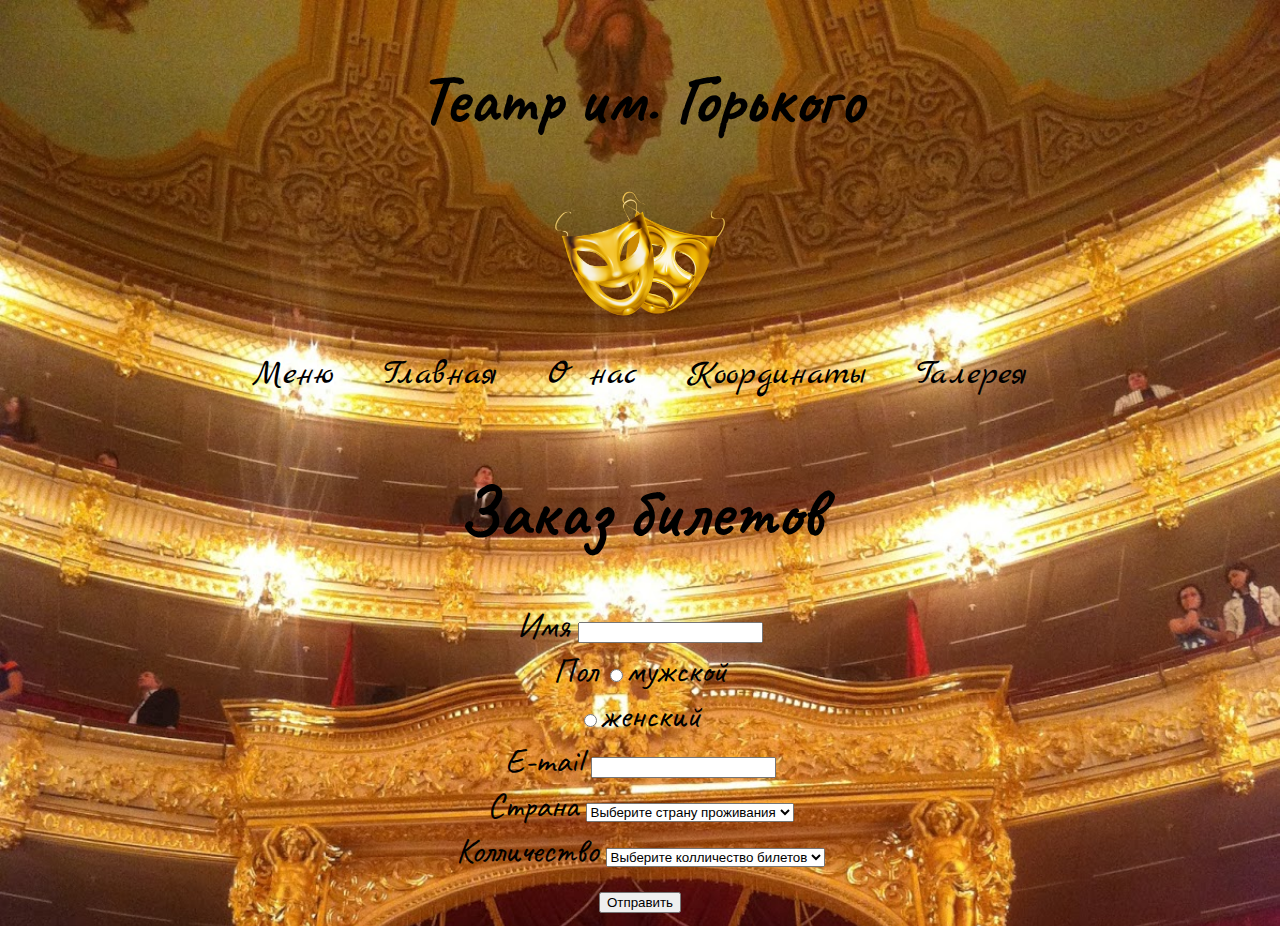
<file: html/ticket.html>
<!DOCTYPE html>
<html lang="ru">
<head>
    <meta charset="UTF-8">
    <meta http-equiv="X-UA-Compatible" content="IE=edge">
    <meta name="viewport" content="width=device-width, initial-scale=1.0">
    <title>Билеты</title>
    <link href="https://cdn.jsdelivr.net/npm/bootstrap@5.1.3/dist/css/bootstrap.min.css" rel="stylesheet" integrity="sha384-1BmE4kWBq78iYhFldvKuhfTAU6auU8tT94WrHftjDbrCEXSU1oBoqyl2QvZ6jIW3" crossorigin="anonymous">
    <link rel="stylesheet" href="../css/ticket.css">
</head>
<body>
    <header>
        <div class="container">
            <div class="logo-one">
            <h1>Театр им. Горького</h1>
            <img class="logo" src="../img/pngegg (3).png" alt="#">
            <nav>
                <a  href="../index.html">Меню</a>
                <a  href="../html/main.html">Главная</a>
                <a  href="../html/about.html">О нас</a>
                <a  href="../html/coordinates.html">Координаты</a>
                <a  href="../html/gallery.html">Галерея</a>
            </nav>
            </div>
        </div>
    </header>
    <main>
        <div class="container">
            <section>
                <div class="container">
                    <div class="form-wrap">
                        <div class="profile">
                          <h1>Заказ билетов</h1>
                        </div>
                        <form method="post" action="form.php">
                          <div>
                            <label for="name">Имя</label>
                            <input type="text" name="name" required>
                          </div>
                          <div class="radio">
                            <span>Пол</span>
                            <label>
                              <input type="radio" name="sex" value="мужской">мужской
                              <div class="radio-control male"></div>
                            </label>
                            <label>
                              <input type="radio" name="sex" value="женский">женский
                              <div class="radio-control female"></div>
                            </label>
                          </div>
                          <div>
                            <label for="email">E-mail</label>
                            <input type="email" name="email" required>
                          </div>
                          <div>
                            <label for="country">Страна</label>
                            <select name="country">
                              <option>Выберите страну проживания</option>
                              <option value="Россия">Россия</option> 
                              <option value="Украина">Украина</option> 
                              <option value="Беларусь">Беларусь</option> 
                            </select> 
                            <div>
                            <label for="country">Колличество</label>
                            <select name="country">
                                <option>Выберите колличество билетов</option>
                                <option value="1">1</option> 
                                <option value="2">2</option> 
                                <option value="3">3</option> 
                                <option value="4">4</option> 
                                <option value="5">5</option> 
                                <option value="6">6</option> 
                                <option value="7">7</option> 
                                <option value="8">8</option> 
                                <option value="9">9</option> 
                                <option value="10">10</option> 
                              </select> </div>
                            <div class="select-arrow"></div> 
                          </div> 
                          <button type="submit">Отправить</button> 
                        </form> 
                      </div>
                </div>
            </section>
        </div>
    </main>
</file>
<file: css/style.css>
@import url('https://fonts.googleapis.com/css2?family=Caveat:wght@400;500&family=Marck+Script&display=swap');
body{
    font-family: 'Caveat', cursive;
    background-image: url(../img/Red-Stage-Photography-Backdrop-for-Party-5x7-Digital-Vinyl-Background-Studio-Spark-Photo-Booth-Props.jpg);
    background-size: 100%;
    color: white;
    font-size: 35px;
}
.logo{
    max-width: 175px;
    max-height: 175px;
}
.nav-link{
    display: flex;
    flex-direction: column;
    color: wheat;
    text-decoration: none;
    font-family:  'Marck Script', cursive;;
}
.container{
    text-align: center;
}
.nav-link:hover{
    color: tan;
    font-size: 45px;
}
</file>
<file: css/about.css>
@import url('https://fonts.googleapis.com/css2?family=Caveat:wght@400;500&family=Marck+Script&display=swap');
body{
    font-family: 'Caveat', cursive;
    background-image: url(../img/IMG_20210629_193543_752.JPG);
    background-size: 100%;
    background-repeat: no-repeat;
    color: black;
    font-size: 35px;
}
header{
    display: flex;
    justify-content: center;
}
.logo{
    max-width: 175px;
    max-height: 175px;
}
nav{
    display: flex;
    justify-content: space-between;
}
a{
    color: black;
    text-decoration: none;
    font-family:  'Marck Script', cursive;
    margin: 25px;

}
a:hover{
    color: darkred;
    font-size: 45px;
}
.container{
    text-align: center;
}
.s-s-one{
    display: flex;
    flex-direction: row;
    background-color: white;
    color: black;
    border-radius: 20px;
    margin: 20px;
}
.s-s-two{
    display: flex;
    flex-direction: row-reverse;
    background-color: white;
    color: black;
    border-radius: 20px;
    margin: 20px;
}
.s-s-one img{
    max-width: 800px;
    max-height: 600px;
    border: brown solid 5px;
    display: flex;
    align-items: center;

}
.s-s-two img{
    max-width: 800px;
    max-height: 600px;
    border: brown solid 5px;
    display: flex;
    align-items: center;

}
footer p{
    background-color: white;
    color: black;
    border-radius: 20px;
}
</file>
<file: css/actors.css>
@import url('https://fonts.googleapis.com/css2?family=Caveat:wght@400;500&family=Marck+Script&display=swap');
body{
    font-family: 'Caveat', cursive;
    background-image: url(../img/grand-staircase-333802-3_4.jpg);
    background-size: 100%;
    color: black;
    font-size: 35px;
}
header{
    display: flex;
    justify-content: center;
}
.logo{
    max-width: 175px;
    max-height: 175px;
}
nav{
    display: flex;
    justify-content: space-between;
}
a{
    color: black;
    text-decoration: none;
    font-family:  'Marck Script', cursive;
    margin: 25px;

}
a:hover{
    color: darkred;
    font-size: 45px;
}
.container{
    text-align: center;
}
.p-main{
    display: flex;
    flex-direction: row;
    background-color: white;
    color: black;
    border-radius: 20px;
    margin: 20px;
}
.p-main img{
    max-width: 800px;
    max-height: 600px;
}
.img{
    max-width: 800px;
    max-height: 600px;
}
</file>
<file: css/coordinates.css>
@import url('https://fonts.googleapis.com/css2?family=Caveat:wght@400;500&family=Marck+Script&display=swap');
body{
    font-family: 'Caveat', cursive;
    background-image: url(../img/1казань.jpg);
    background-size: 100%;
    color: white;
    font-size: 35px;
}
header{
    display: flex;
    justify-content: center;
}
.logo{
    max-width: 175px;
    max-height: 175px;
}
nav{
    display: flex;
    justify-content: space-between;
}
a{
    color: wheat;
    text-decoration: none;
    font-family:  'Marck Script', cursive;
    margin: 25px;
}
a:hover{
    color: tan;
    font-size: 45px;
}
.container{
    text-align: center;
}
.card{
    max-width: 1200px;
    max-height: 700px;
}
</file>
<file: css/gallery.css>
@import url('https://fonts.googleapis.com/css2?family=Caveat:wght@400;500&family=Marck+Script&display=swap');
body{
    font-family: 'Caveat', cursive;
    background-image: url(../img/1f03bf8f316362ffdc8a74a4fc80b225--red-curtains-color-red.jpg);
    background-size: 100%;
    color: white;
    font-size: 35px;
}
header{
    display: flex;
    justify-content: center;
}
.logo{
    max-width: 175px;
    max-height: 175px;
}
nav{
    display: flex;
    justify-content: space-between;
}
a{
    color: wheat;
    text-decoration: none;
    font-family:  'Marck Script', cursive;
    margin: 25px;
}
a:hover{
    color: tan;
    font-size: 45px;
}
.container{
    text-align: center;
}
.gallery{
    display: flex;
    flex-direction: column;
}
.gallery-one{
    display: flex;
    justify-content: space-between;
}
.gallery-one img{
    max-width: 300px;
    max-height: 250px;
    margin: 20px;
}
</file>
<file: css/adaptivem.css>
@media screen  (max-width: 992px){
    .img{
        max-width: 300px;
        max-height: 450px;
    }
    a{
        font-size: 25px;
    }
}
@media screen  (max-width: 768px){
    .img{
        max-width: 150px;
        max-height: 200px;
    }
}
</file>
<file: css/main.css>
@import url('https://fonts.googleapis.com/css2?family=Caveat:wght@400;500&family=Marck+Script&display=swap');
body{
    font-family: 'Caveat', cursive;
    background-image: url(../img/1624719171_11-phonoteka_org-p-oboi-bordovie-s-zolotom-krasivo-11.jpg);
    background-size: 100%;
    color: white;
    font-size: 35px;
}
header{
    display: flex;
    justify-content: center;
}
.logo{
    max-width: 175px;
    max-height: 175px;
}
nav{
    display: flex;
    justify-content: space-between;
}
a{
    color: wheat;
    text-decoration: none;
    font-family:  'Marck Script', cursive;
    margin: 25px;
}
a:hover{
    color: tan;
    font-size: 45px;
}
.container{
    text-align: center;
}
.p-link{
    display: flex;
    justify-content: space-between;
}
.img{
    max-width: 600px;
    max-height: 1100px;
    margin: 30px;
}
</file>
<file: css/ticket.css>
@import url('https://fonts.googleapis.com/css2?family=Caveat:wght@400;500&family=Marck+Script&display=swap');
body{
    font-family: 'Caveat', cursive;
    background-image: url(../img/IMG_1122.JPG);
    background-size: 100%;
    color: black;
    font-size: 35px;
}
header{
    display: flex;
    justify-content: center;
}
.logo{
    max-width: 175px;
    max-height: 175px;
}
nav{
    display: flex;
    justify-content: space-between;
}
a{
    color: black;
    text-decoration: none;
    font-family:  'Marck Script', cursive;
    margin: 25px;

}
a:hover{
    color: darkred;
    font-size: 45px;
}
.container{
    text-align: center;
}
</file>
